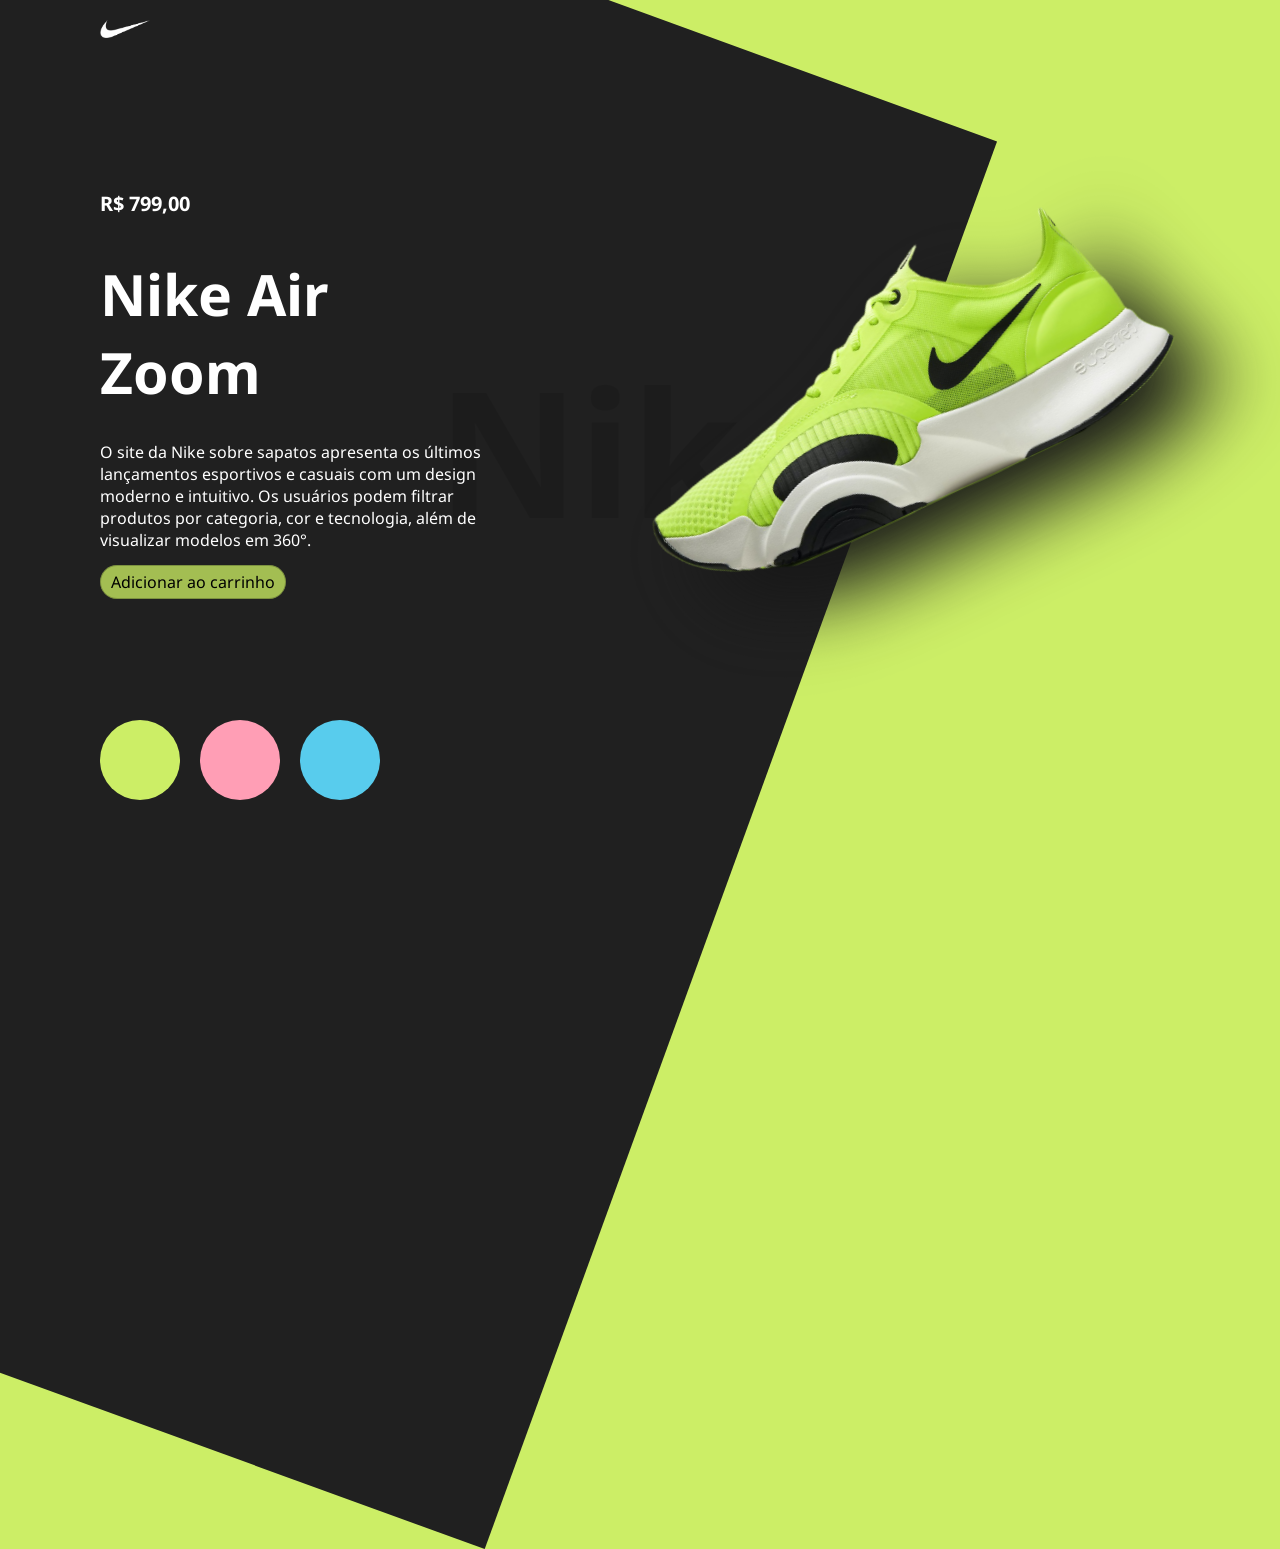
<file: index.html>
<!DOCTYPE html>
<html lang="pt-br">

<head>
    <meta charset="UTF-8">
    <meta name="viewport" content="width=device-width, initial-scale=1.0">
    <link rel="stylesheet" href="styles.css">
    <link rel="preconnect" href="https://fonts.googleapis.com">
    <link rel="preconnect" href="https://fonts.gstatic.com" crossorigin>
    <link href="https://fonts.googleapis.com/css2?family=Noto+Sans:ital,wght@0,100..900;1,100..900&display=swap"
        rel="stylesheet">
    <title>Document</title>
</head>

<body>
    <img src="img/logo.png" class="logo">

    <div class="caixa-principal">
        <div class="caixa-texto">
            <h4>R$ 799,00</h4>

            <h1>Nike Air Zoom</h1>

            <p>
                O site da Nike sobre sapatos apresenta os últimos lançamentos esportivos e casuais com um design moderno
                e intuitivo. Os usuários podem filtrar produtos por categoria,
                cor e tecnologia, além de visualizar modelos em 360°.
            </p>

            <a class="botao-carrinho">
                Adicionar ao carrinho
            </a>
        </div>

        <div class="caixa-imagem">
            <img src="img/nike1.png" class="imagem-tenis">
        </div>
    </div>

    <div class="caixa-botoes">
        <div onclick="mudarVisual('#ccee66', 'img/nike1.png')" class="botoes verde"></div>
        <div onclick="mudarVisual('#ff9eb5', 'img/nike3.png')" class="botoes rosa"></div>
        <div onclick="mudarVisual('#58cced', 'img/nike2.png')" class="botoes azul"></div>
    </div>

</body>
<script src="scripts.js"></script>

</html>
</file>
<file: styles.css>
/* Corpo da página */
body {
    margin: 0;
    padding: 0;
    background-color: #ccee66;
    color: white;
    padding: 20px 100px;
    height: 90vh;
    font-family: "Noto Sans", sans-serif;
    overflow: hidden;
    transition: background-color 0.5s ease;
}

body::before {
    content: '';
    background: #202020;
    position: absolute;
    top: 0;
    left: -600px;
    transform: rotate(-70deg);
    width: 117%;
    height: 140%;
    z-index: -1;
}

body::after {
    content: 'Nike';
    position: absolute;
    top: 50%;
    left: 50%;
    transform: translate(-50%, -50%);
    color: black;
    font-size: 175px;
    font-weight: bold;
    z-index: -1; /* Para não cobrir o texto ou imagem */
    opacity: 0.1;
}

@media (max-width: 768px) {
    body::after {
        font-size: 120px; /* Ajuste o tamanho para telas menores */
        top: 65%; /* estava 50%, agora desceu */
    }

    body::before {
        content: '';
        background: #202020;
        position: absolute;
        top: -200px;
        left: -50px;
        width: 108vw; /* 50% da largura da viewport */
        height: 108vh; /* 50% da altura da viewport */
        transform: rotate(-110deg);
        z-index: -1;
    }
}

/* Logo */
.logo {
    width: 50px;
}

/* Títulos e parágrafos */
h4 {
    font-size: 20px;
    margin-top: 50px; /* Adiciona 20px de margem acima */
}

h1 {
    font-size: 57px;
    margin-bottom: -50px; /* Adiciona 20px de margem abaixo */
}

p {
    font-size: 16px;
    margin-bottom: 20px;
    margin-top: 80px; /* Ajuste negativo para subir o parágrafo */
}

/* Botão "Adicionar ao Carrinho" */
.botao-carrinho {
    background: #a3be52;
    padding: 5px 10px;
    border-radius: 20px;
    font-size: 16px;
    color: black;
    cursor: pointer;
    transition: 0.5s ease, background-color 0.5s ease;
    border: 0.1px solid #0000003b; /* Contorno preto */
}

.botao-carrinho:hover {
    opacity: 0.7;

}

.botao-carrinho.verde {
    background: #ccee66; /* Cor para a opção verde */
}

.botao-carrinho.azul {
    background: #58cced; /* Cor para a opção azul */
}

.botao-carrinho.rosa {
    background: #ff9eb5; /* Cor para a opção rosa */
}

/* Imagem do tênis */
.imagem-tenis {
    width: 580px;
    transform: rotate(-25deg);
    margin-bottom: -25px; /* Adiciona 20px de margem abaixo */
    margin-top: 25px; /* Faz o tênis descer */
    position: relative; /* Torna o z-index funcional */
    z-index: 2; /* Maior que o texto "Nike" */
    filter: drop-shadow(30px 45px 40px #161616);
    transition: transform 0.5s ease, filter 0.5s ease;
}

.troca-efeito {
    opacity: 0;
    transform: rotate(-25deg) translateY(-30px);
}

/* Caixa principal */
.caixa-principal {
    display: flex;
    justify-content: space-between;
    align-items: center;
    height: 75%;
    margin-top: 20px;
    position: relative;
    z-index: 1; /* Para garantir que o texto e a imagem fiquem acima do fundo */
}

/* Caixa de texto */
.caixa-texto {
    max-width: 400px;
    z-index: 1;
}

/* Caixa de botões */
.caixa-botoes {
    display: flex;
    margin-top: 50px;
    gap: 20px;
}

/* Estilo para os botões de cor */
.botoes {
    width: 80px;
    height: 80px;
    border-radius: 50%;
    cursor: pointer;
    box-sizing: border-box; /* garante que a borda não deforme o botão */
}

/* Para dispositivos de tamanho médio, como tablets */
@media (max-width: 1024px) {
    body {
        padding: 20px 50px;
    }

    .logo {
        width: 40px;
    }

    h1 {
        font-size: 48px;
    }

    .caixa-principal {
        flex-direction: column;
        align-items: center;
    }

    .caixa-texto {
        text-align: center;
        max-width: 90%;
        margin-bottom: 20px;
    }

    .caixa-imagem {
        display: flex;
        justify-content: center;
    }

    .imagem-tenis {
        max-width: 100%;
        width: 100%;
        margin-bottom: 20px;
    }

    .caixa-botoes {
        justify-content: center;
        gap: 15px;
    }

    .botoes {
        width: 60px;
        height: 60px;
    }
}

/* Para celulares */
@media (max-width: 768px) {
    body {
        padding: 20px 30px;
    }

    .logo {
        width: 35px;
    }

    h1 {
        font-size: 36px;
    }

    h4 {
        font-size: 18px;
    }

    p {
        font-size: 14px;
        margin-top: 50px;
    }

    .caixa-principal {
        flex-direction: column;
        align-items: center;
    }

    .caixa-texto {
        text-align: center;
        max-width: 90%;
        margin-bottom: 20px;
    }

    .caixa-imagem {
        display: flex;
        justify-content: center;
    }

    .imagem-tenis {
        width: 80%;
        margin-bottom: 20px;
    }

    .caixa-botoes {
        display: flex;
        margin-top: 50px;
        gap: 10px;
    }

    .botoes {
        width: 60px;
        height: 60px;
    }

    .botao-carrinho {
        font-size: 14px;
        padding: 8px 15px;
    }
}

.botoes:active {
    opacity: 0.6;
}

.verde {
    background: #ccee66;
}

.azul {
    background: #58cced;
}

.rosa {
    background: #ff9eb5;
}
</file>
